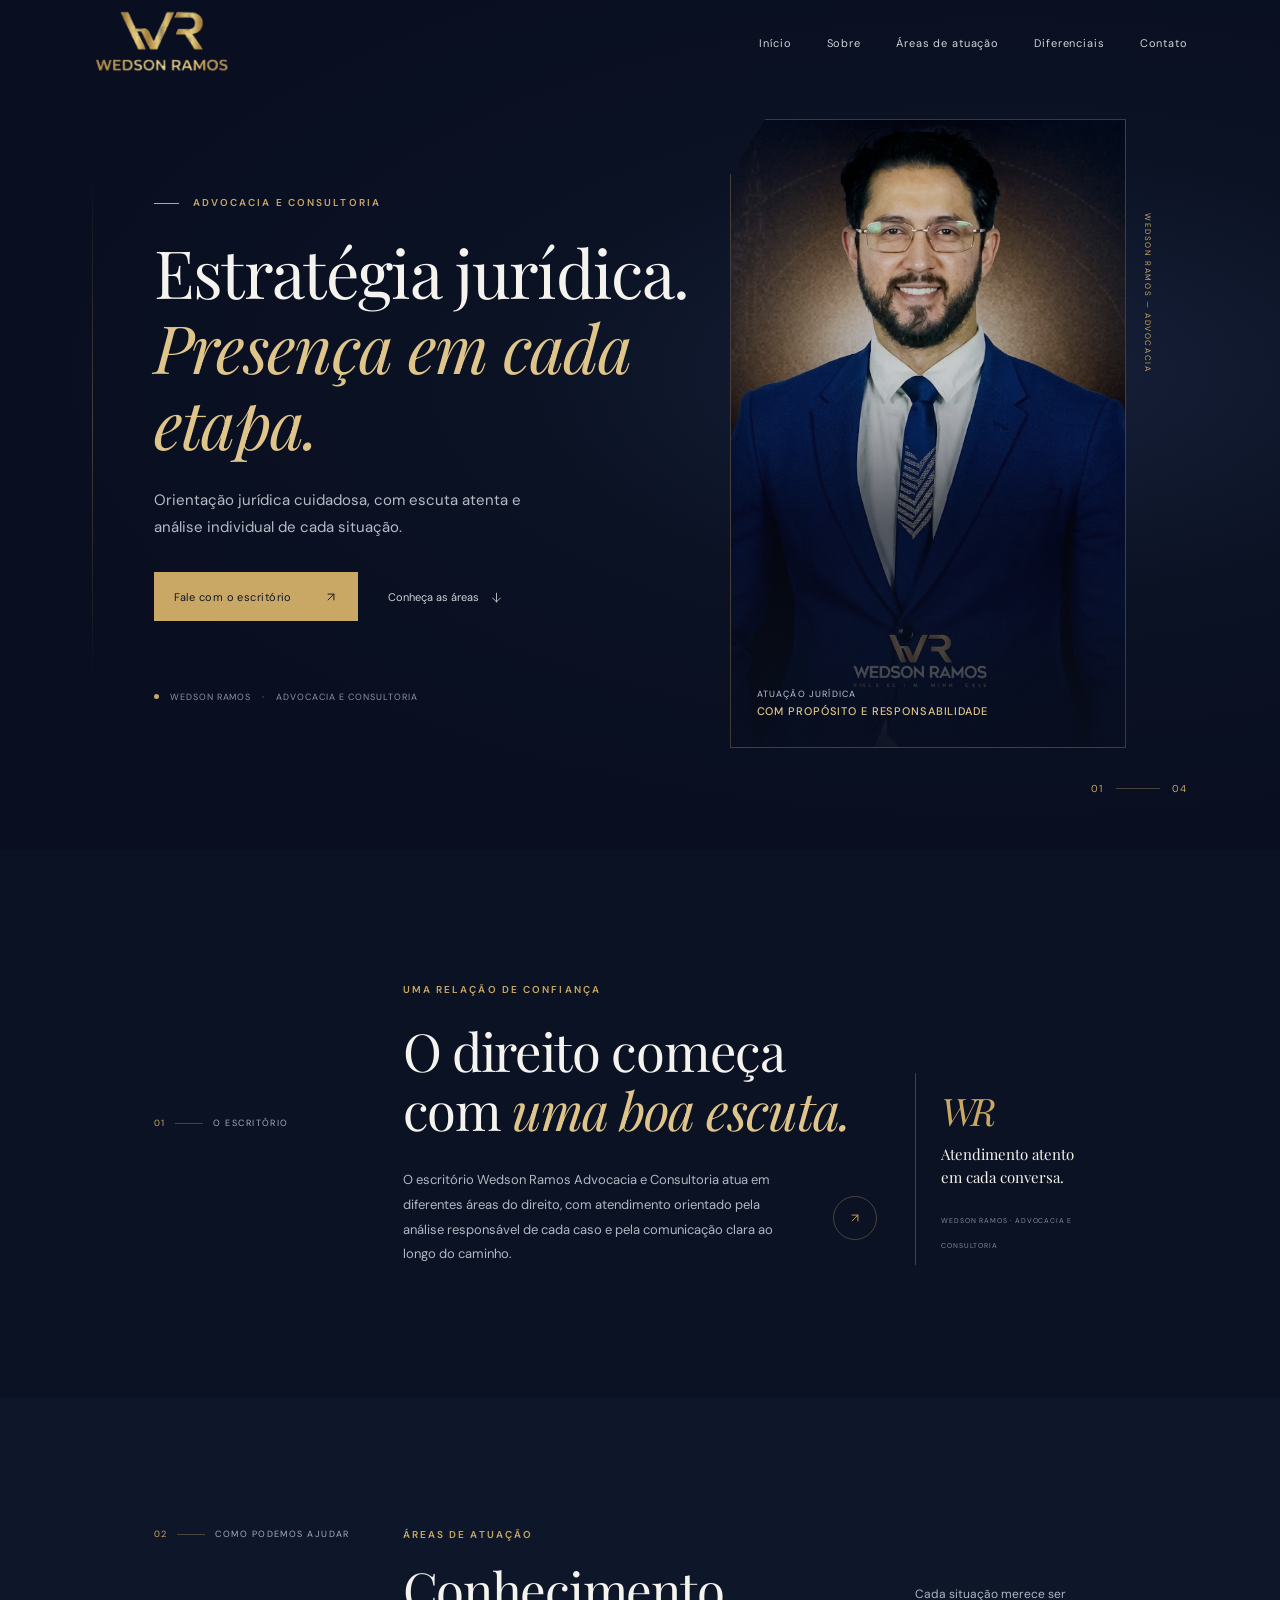
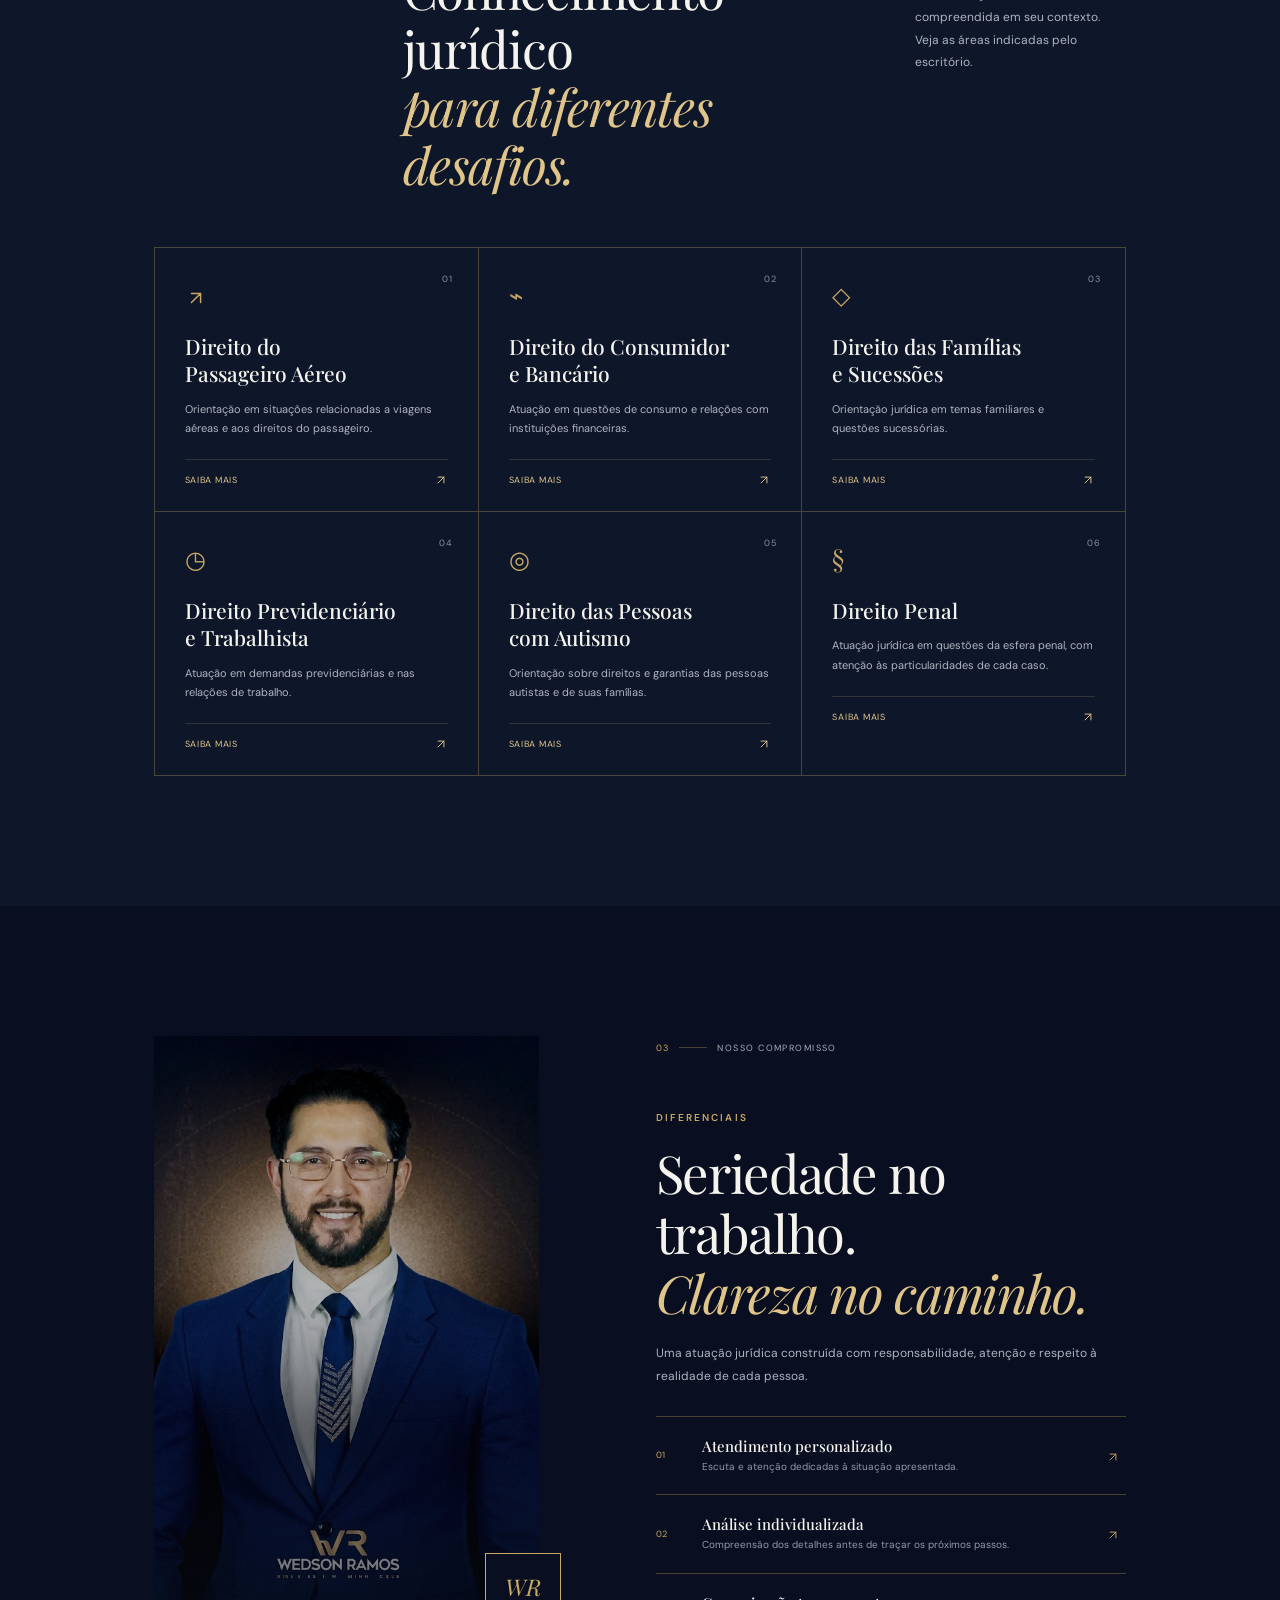
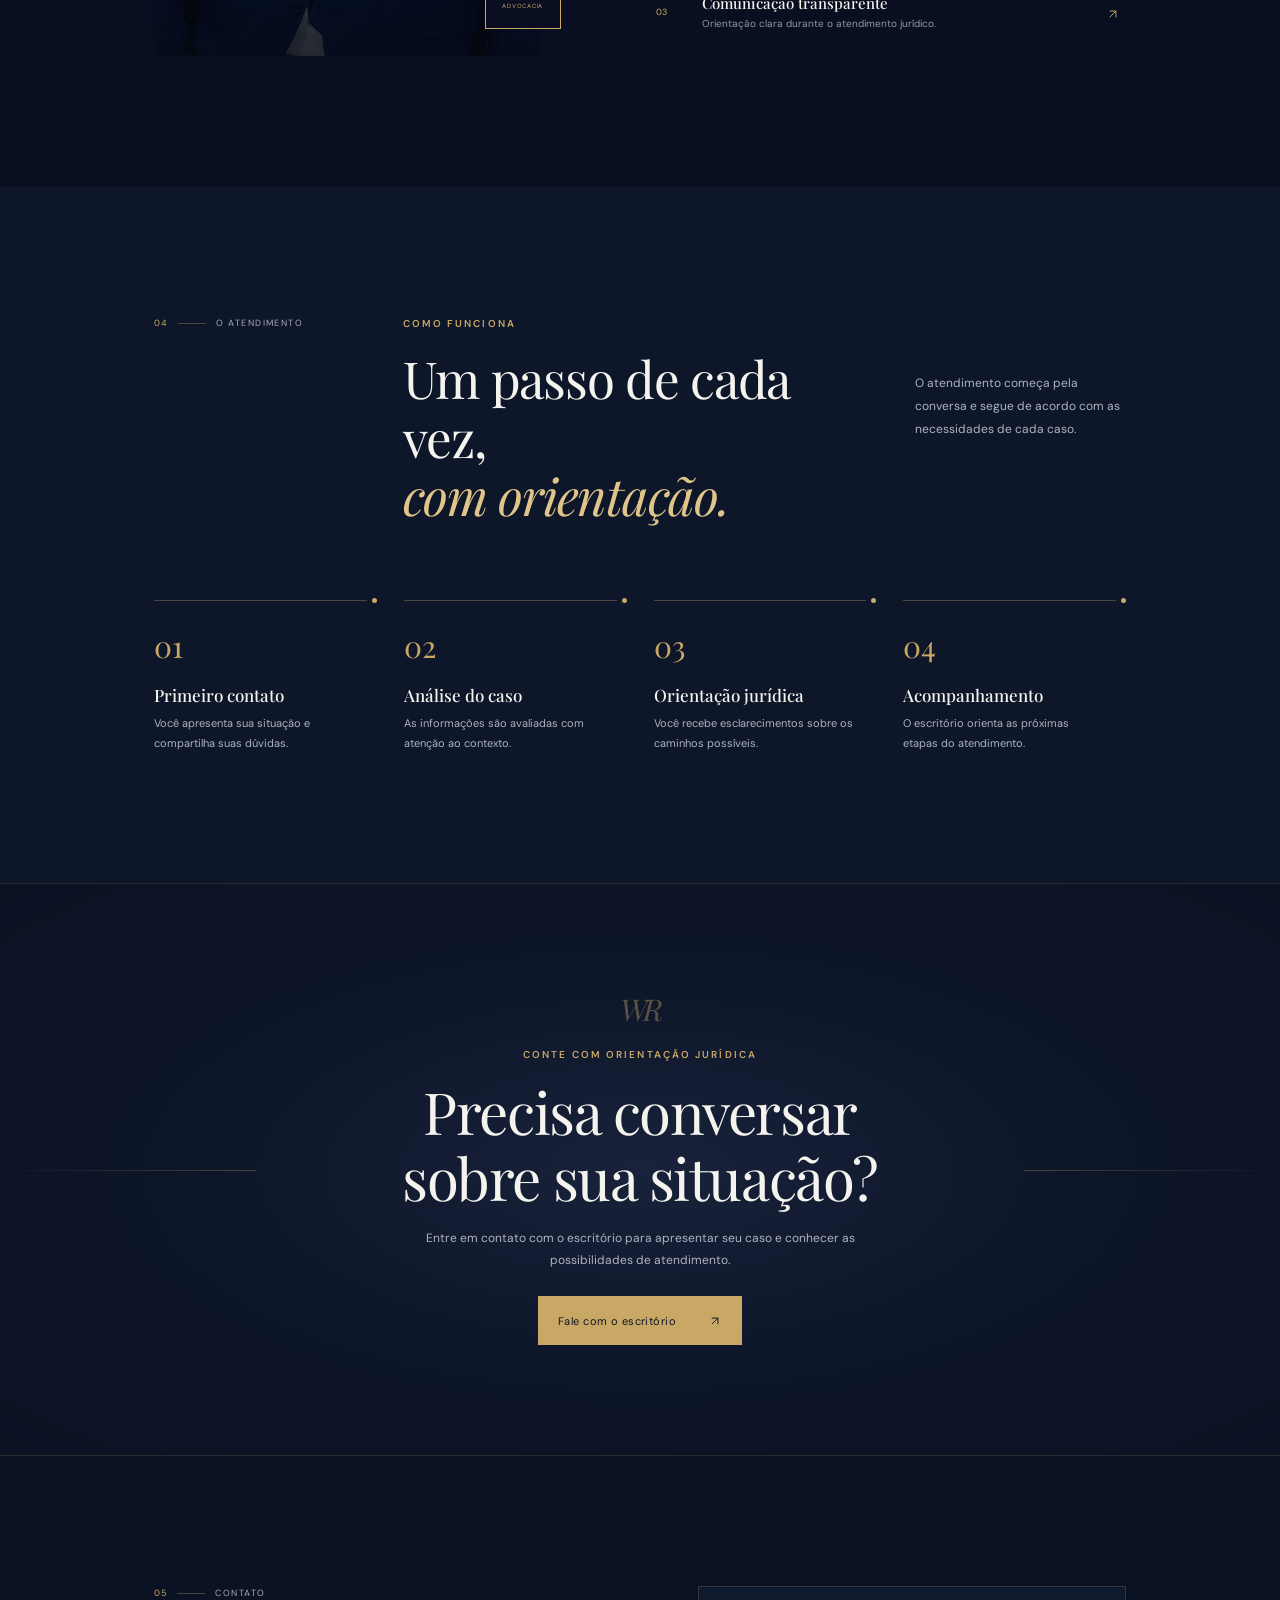
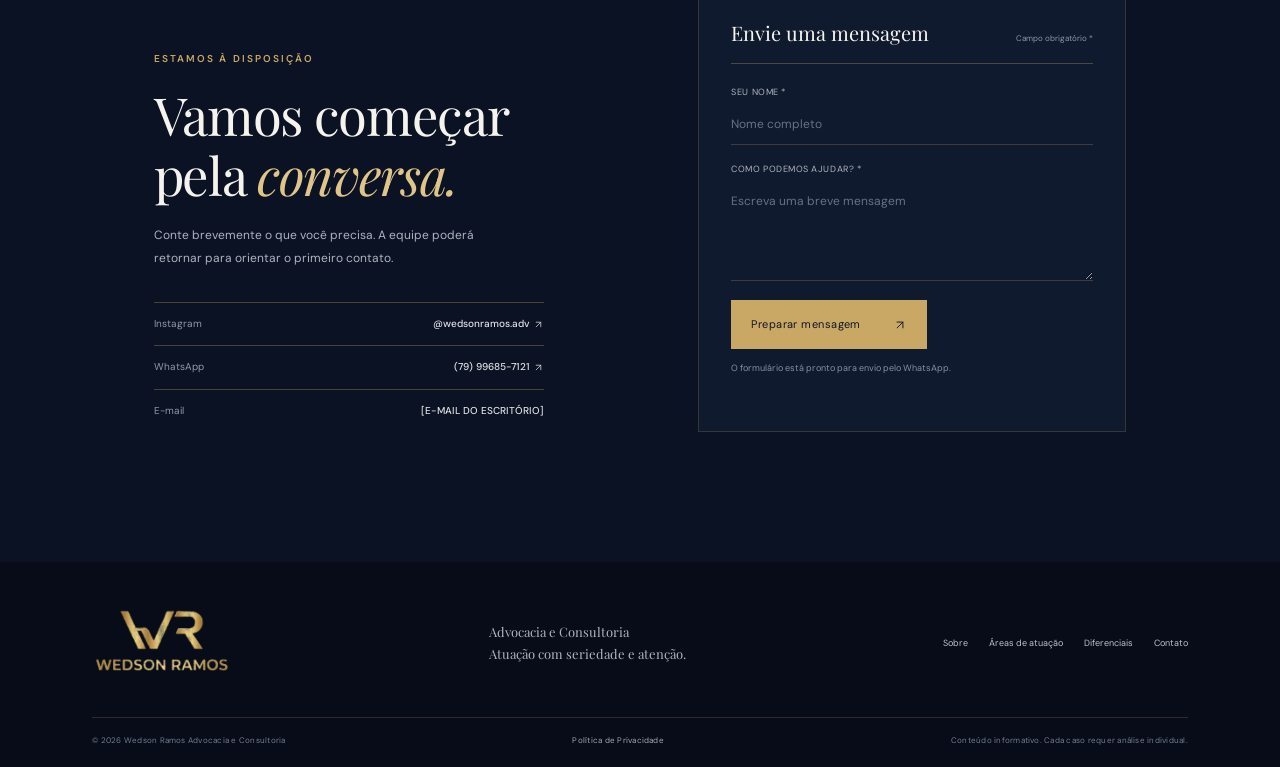
<file: index.html>
<!doctype html>
<html lang="pt-BR">
<head>
  <meta charset="utf-8">
  <meta name="viewport" content="width=device-width, initial-scale=1">
  <meta name="theme-color" content="#090f20">
  <meta name="description" content="Wedson Ramos — Advocacia e Consultoria. Conheça as áreas de atuação e entre em contato com o escritório.">
  <meta property="og:title" content="Wedson Ramos | Advocacia e Consultoria">
  <meta property="og:description" content="Atuação jurídica com estratégia, compromisso e atenção individualizada.">
  <meta property="og:type" content="website">
  <title>Wedson Ramos | Advocacia e Consultoria</title>
  <link rel="icon" type="image/png" href="assets/logo-wr.png">
  <link rel="preconnect" href="https://fonts.googleapis.com">
  <link rel="preconnect" href="https://fonts.gstatic.com" crossorigin>
  <link href="https://fonts.googleapis.com/css2?family=DM+Sans:wght@400;500;600;700&family=Playfair+Display:wght@400;500;600&display=swap" rel="stylesheet">
  <link rel="stylesheet" href="styles.css">
</head>
<body>
  <header class="site-header" id="top">
    <a class="brand" href="#inicio" aria-label="Wedson Ramos Advocacia e Consultoria, início">
      <img src="assets/logo-wr.png" alt="Wedson Ramos — Advocacia e Consultoria">
    </a>
    <button class="menu-toggle" aria-label="Abrir menu" aria-expanded="false" aria-controls="primary-nav"><span></span><span></span></button>
    <nav id="primary-nav" aria-label="Navegação principal">
      <a href="#inicio">Início</a><a href="#sobre">Sobre</a><a href="#atuacao">Áreas de atuação</a><a href="#diferenciais">Diferenciais</a><a href="#contato">Contato</a>
    </nav>
  </header>
  <main>
    <section class="hero" id="inicio">
      <div class="hero-copy reveal">
        <p class="eyebrow"><span></span> Advocacia e Consultoria</p>
        <h1>Estratégia jurídica.<br><em>Presença em cada etapa.</em></h1>
        <p class="hero-lede">Orientação jurídica cuidadosa, com escuta atenta e análise individual de cada situação.</p>
        <div class="hero-actions"><a class="button button-gold" href="https://wa.me/5579996857121" target="_blank" rel="noopener noreferrer">Fale com o escritório <svg class="arrow-icon" viewBox="0 0 24 24" aria-hidden="true" focusable="false"><path d="M7 17 17 7M7 7h10v10"/></svg></a><a class="text-link" href="#atuacao">Conheça as áreas <svg class="arrow-icon arrow-down" viewBox="0 0 24 24" aria-hidden="true" focusable="false"><path d="M12 4v16m0 0-7-7m7 7 7-7"/></svg></a></div>
        <div class="hero-note"><i></i> Wedson Ramos <span>·</span> Advocacia e Consultoria</div>
      </div>
      <div class="hero-portrait" aria-label="Retrato de referência do Dr. Wedson Ramos">
        <div class="portrait-frame"><img src="assets/wedson-portrait.png" alt="Dr. Wedson Ramos, em retrato institucional"></div>
        <div class="portrait-caption"><span>Atuação jurídica</span><b>com propósito e responsabilidade</b></div>
        <div class="vertical-label">WEDSON RAMOS — ADVOCACIA</div>
      </div>
      <div class="hero-index">01 <span></span> 04</div>
    </section>
    <section class="intro section-pad" id="sobre">
      <div class="section-kicker"><span>01</span><i></i> O escritório</div>
      <div class="intro-content reveal"><p class="eyebrow">Uma relação de confiança</p><h2>O direito começa<br>com <em>uma boa escuta.</em></h2><div class="intro-bottom"><p>O escritório Wedson Ramos Advocacia e Consultoria atua em diferentes áreas do direito, com atendimento orientado pela análise responsável de cada caso e pela comunicação clara ao longo do caminho.</p><a class="circle-link" href="#contato" aria-label="Entre em contato"><svg class="arrow-icon" viewBox="0 0 24 24" aria-hidden="true" focusable="false"><path d="M7 17 17 7M7 7h10v10"/></svg></a></div></div>
      <div class="intro-aside"><div class="monogram">WR</div><p>Atendimento atento<br>em cada conversa.</p><span>WEDSON RAMOS · ADVOCACIA E CONSULTORIA</span></div>
    </section>
    <section class="practice section-pad" id="atuacao">
      <div class="section-heading reveal"><div class="section-kicker"><span>02</span><i></i> Como podemos ajudar</div><div><p class="eyebrow">Áreas de atuação</p><h2>Conhecimento jurídico<br><em>para diferentes desafios.</em></h2></div><p class="heading-aside">Cada situação merece ser compreendida em seu contexto. Veja as áreas indicadas pelo escritório.</p></div>
      <div class="practice-grid">
        <article class="practice-card reveal"><span class="card-no">01</span><div class="line-icon"><svg class="arrow-icon" viewBox="0 0 24 24" aria-hidden="true" focusable="false"><path d="M7 17 17 7M7 7h10v10"/></svg></div><h3>Direito do<br>Passageiro Aéreo</h3><p>Orientação em situações relacionadas a viagens aéreas e aos direitos do passageiro.</p><a href="#contato" aria-label="Consultar sobre Direito do Passageiro Aéreo">Saiba mais <svg class="arrow-icon" viewBox="0 0 24 24" aria-hidden="true" focusable="false"><path d="M7 17 17 7M7 7h10v10"/></svg></a></article>
        <article class="practice-card reveal"><span class="card-no">02</span><div class="line-icon">⌁</div><h3>Direito do Consumidor<br>e Bancário</h3><p>Atuação em questões de consumo e relações com instituições financeiras.</p><a href="#contato" aria-label="Consultar sobre Direito do Consumidor e Bancário">Saiba mais <svg class="arrow-icon" viewBox="0 0 24 24" aria-hidden="true" focusable="false"><path d="M7 17 17 7M7 7h10v10"/></svg></a></article>
        <article class="practice-card reveal"><span class="card-no">03</span><div class="line-icon">◇</div><h3>Direito das Famílias<br>e Sucessões</h3><p>Orientação jurídica em temas familiares e questões sucessórias.</p><a href="#contato" aria-label="Consultar sobre Direito das Famílias e Sucessões">Saiba mais <svg class="arrow-icon" viewBox="0 0 24 24" aria-hidden="true" focusable="false"><path d="M7 17 17 7M7 7h10v10"/></svg></a></article>
        <article class="practice-card reveal"><span class="card-no">04</span><div class="line-icon">◷</div><h3>Direito Previdenciário<br>e Trabalhista</h3><p>Atuação em demandas previdenciárias e nas relações de trabalho.</p><a href="#contato" aria-label="Consultar sobre Direito Previdenciário e Trabalhista">Saiba mais <svg class="arrow-icon" viewBox="0 0 24 24" aria-hidden="true" focusable="false"><path d="M7 17 17 7M7 7h10v10"/></svg></a></article>
        <article class="practice-card reveal"><span class="card-no">05</span><div class="line-icon">◎</div><h3>Direito das Pessoas<br>com Autismo</h3><p>Orientação sobre direitos e garantias das pessoas autistas e de suas famílias.</p><a href="#contato" aria-label="Consultar sobre direitos das pessoas com autismo">Saiba mais <svg class="arrow-icon" viewBox="0 0 24 24" aria-hidden="true" focusable="false"><path d="M7 17 17 7M7 7h10v10"/></svg></a></article>
        <article class="practice-card reveal"><span class="card-no">06</span><div class="line-icon">§</div><h3>Direito Penal</h3><p>Atuação jurídica em questões da esfera penal, com atenção às particularidades de cada caso.</p><a href="#contato" aria-label="Consultar sobre Direito Penal">Saiba mais <svg class="arrow-icon" viewBox="0 0 24 24" aria-hidden="true" focusable="false"><path d="M7 17 17 7M7 7h10v10"/></svg></a></article>
      </div>
    </section>
    <section class="values section-pad" id="diferenciais">
      <div class="values-image"><img src="assets/wedson-portrait.png" alt="Retrato do Dr. Wedson Ramos" loading="lazy"><div class="image-stamp">WR<br><small>ADVOCACIA</small></div></div>
      <div class="values-copy reveal"><div class="section-kicker"><span>03</span><i></i> Nosso compromisso</div><p class="eyebrow">Diferenciais</p><h2>Seriedade no trabalho.<br><em>Clareza no caminho.</em></h2><p class="values-lede">Uma atuação jurídica construída com responsabilidade, atenção e respeito à realidade de cada pessoa.</p>
        <div class="value-row"><span>01</span><div><h3>Atendimento personalizado</h3><p>Escuta e atenção dedicadas à situação apresentada.</p></div><b><svg class="arrow-icon" viewBox="0 0 24 24" aria-hidden="true" focusable="false"><path d="M7 17 17 7M7 7h10v10"/></svg></b></div>
        <div class="value-row"><span>02</span><div><h3>Análise individualizada</h3><p>Compreensão dos detalhes antes de traçar os próximos passos.</p></div><b><svg class="arrow-icon" viewBox="0 0 24 24" aria-hidden="true" focusable="false"><path d="M7 17 17 7M7 7h10v10"/></svg></b></div>
        <div class="value-row"><span>03</span><div><h3>Comunicação transparente</h3><p>Orientação clara durante o atendimento jurídico.</p></div><b><svg class="arrow-icon" viewBox="0 0 24 24" aria-hidden="true" focusable="false"><path d="M7 17 17 7M7 7h10v10"/></svg></b></div>
      </div>
    </section>
    <section class="steps section-pad"><div class="section-heading reveal"><div class="section-kicker"><span>04</span><i></i> O atendimento</div><div><p class="eyebrow">Como funciona</p><h2>Um passo de cada vez,<br><em>com orientação.</em></h2></div><p class="heading-aside">O atendimento começa pela conversa e segue de acordo com as necessidades de cada caso.</p></div>
      <div class="steps-grid"><article><span>01</span><i></i><h3>Primeiro contato</h3><p>Você apresenta sua situação e compartilha suas dúvidas.</p></article><article><span>02</span><i></i><h3>Análise do caso</h3><p>As informações são avaliadas com atenção ao contexto.</p></article><article><span>03</span><i></i><h3>Orientação jurídica</h3><p>Você recebe esclarecimentos sobre os caminhos possíveis.</p></article><article><span>04</span><i></i><h3>Acompanhamento</h3><p>O escritório orienta as próximas etapas do atendimento.</p></article></div>
    </section>
    <section class="cta"><div class="cta-mark">WR</div><p class="eyebrow">Conte com orientação jurídica</p><h2>Precisa conversar<br>sobre sua situação?</h2><p>Entre em contato com o escritório para apresentar seu caso e conhecer as possibilidades de atendimento.</p><a class="button button-gold" href="https://wa.me/5579996857121" target="_blank" rel="noopener noreferrer">Fale com o escritório <svg class="arrow-icon" viewBox="0 0 24 24" aria-hidden="true" focusable="false"><path d="M7 17 17 7M7 7h10v10"/></svg></a></section>
    <section class="contact section-pad" id="contato"><div class="contact-intro reveal"><div class="section-kicker"><span>05</span><i></i> Contato</div><p class="eyebrow">Estamos à disposição</p><h2>Vamos começar<br>pela <em>conversa.</em></h2><p>Conte brevemente o que você precisa. A equipe poderá retornar para orientar o primeiro contato.</p><div class="contact-details"><a href="https://www.instagram.com/wedsonramos.adv/" target="_blank" rel="noreferrer"><span>Instagram</span><b>@wedsonramos.adv <svg class="arrow-icon" viewBox="0 0 24 24" aria-hidden="true" focusable="false"><path d="M7 17 17 7M7 7h10v10"/></svg></b></a><a href="https://wa.me/5579996857121" target="_blank" rel="noopener noreferrer"><span>WhatsApp</span><b>(79) 99685-7121 <svg class="arrow-icon" viewBox="0 0 24 24" aria-hidden="true" focusable="false"><path d="M7 17 17 7M7 7h10v10"/></svg></b></a><div><span>E-mail</span><b>[E-MAIL DO ESCRITÓRIO]</b></div></div></div>
      <form class="contact-form" id="contact-form"><div class="form-heading"><span>Envie uma mensagem</span><small>Campo obrigatório *</small></div><label>Seu nome *<input name="name" autocomplete="name" required placeholder="Nome completo"></label><label>Como podemos ajudar? *<textarea name="message" rows="4" required placeholder="Escreva uma breve mensagem"></textarea></label><button class="button button-gold" type="submit">Preparar mensagem <svg class="arrow-icon" viewBox="0 0 24 24" aria-hidden="true" focusable="false"><path d="M7 17 17 7M7 7h10v10"/></svg></button><p class="form-status" aria-live="polite">O formulário está pronto para envio pelo WhatsApp.</p></form>
    </section>
  </main>
  <footer class="footer"><div class="footer-top"><a class="brand" href="#inicio"><img src="assets/logo-wr.png" alt="Wedson Ramos — Advocacia e Consultoria"></a><p>Advocacia e Consultoria<br>Atuação com seriedade e atenção.</p><nav aria-label="Links do rodapé"><a href="#sobre">Sobre</a><a href="#atuacao">Áreas de atuação</a><a href="#diferenciais">Diferenciais</a><a href="#contato">Contato</a></nav></div><div class="footer-bottom"><span>© <span id="year"></span> Wedson Ramos Advocacia e Consultoria</span><a href="privacy.html">Política de Privacidade</a><span>Conteúdo informativo. Cada caso requer análise individual.</span></div></footer>
  <script src="script.js"></script>
</body>
</html>
</file>
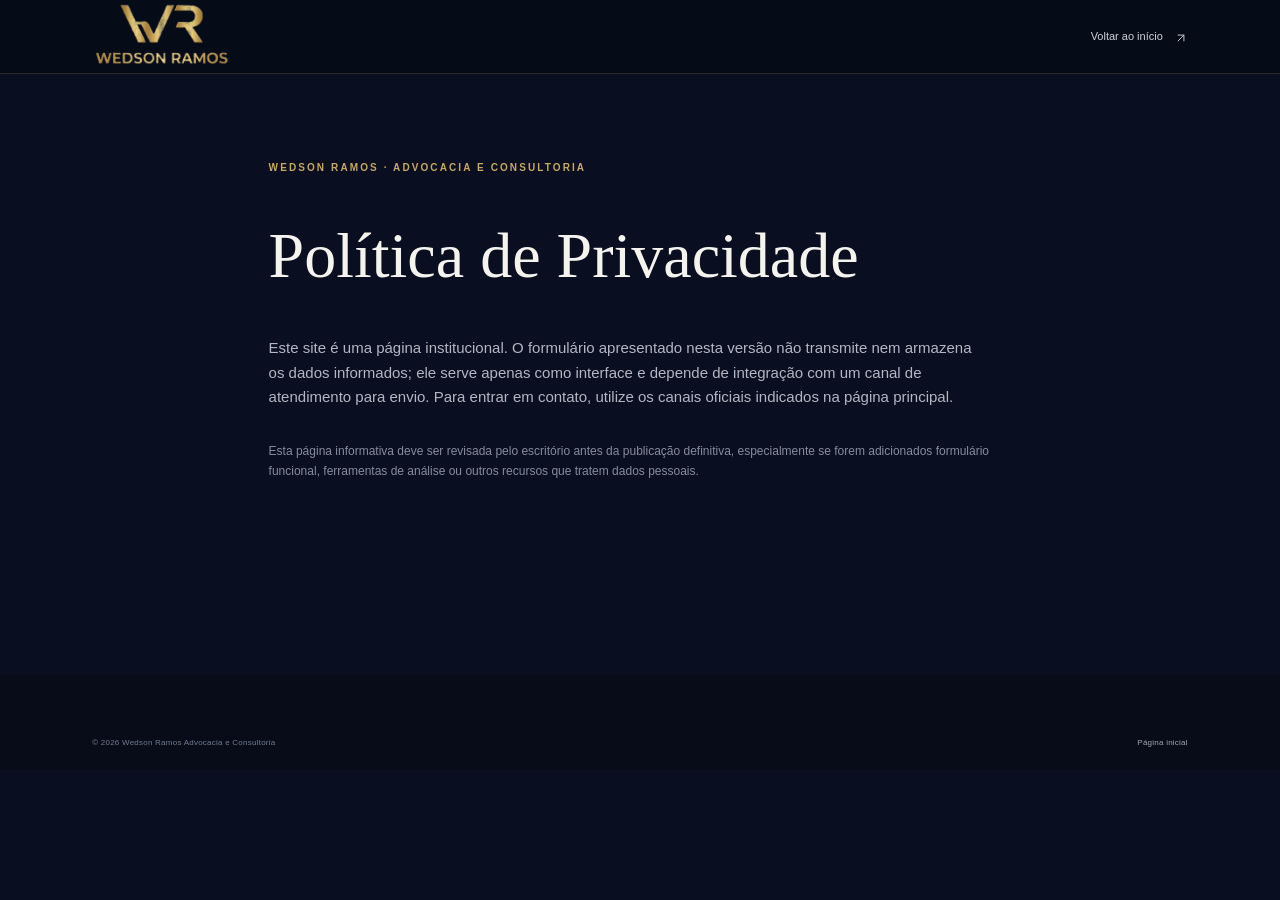
<file: privacy.html>
<!doctype html>
<html lang="pt-BR">
<head>
  <meta charset="utf-8"><meta name="viewport" content="width=device-width, initial-scale=1">
  <meta name="theme-color" content="#090f20"><title>Privacidade | Wedson Ramos</title>
  <link rel="icon" type="image/png" href="assets/logo-wr.png"><link rel="stylesheet" href="styles.css">
</head>
<body>
  <header class="site-header scrolled"><a class="brand" href="index.html"><img src="assets/logo-wr.png" alt="Wedson Ramos — Advocacia e Consultoria"></a><a class="text-link" href="index.html">Voltar ao início <svg class="arrow-icon" viewBox="0 0 24 24" aria-hidden="true" focusable="false"><path d="M7 17 17 7M7 7h10v10"/></svg></a></header>
  <main class="section-pad" style="min-height:75vh;padding-top:160px;max-width:1050px;margin:auto">
    <p class="eyebrow">Wedson Ramos · Advocacia e Consultoria</p><h1 style="font:400 clamp(40px,6vw,64px)/1.15 'Playfair Display',Georgia,serif">Política de Privacidade</h1>
    <p style="color:#b3b7c2;max-width:720px;margin-top:32px">Este site é uma página institucional. O formulário apresentado nesta versão não transmite nem armazena os dados informados; ele serve apenas como interface e depende de integração com um canal de atendimento para envio. Para entrar em contato, utilize os canais oficiais indicados na página principal.</p>
    <p style="color:#858d9d;font-size:12px;margin-top:32px">Esta página informativa deve ser revisada pelo escritório antes da publicação definitiva, especialmente se forem adicionados formulário funcional, ferramentas de análise ou outros recursos que tratem dados pessoais.</p>
  </main>
  <footer class="footer"><div class="footer-bottom"><span>© <span id="year"></span> Wedson Ramos Advocacia e Consultoria</span><a href="index.html">Página inicial</a></div></footer>
  <script>document.querySelector('#year').textContent = new Date().getFullYear();</script>
</body>
</html>
</file>
<file: styles.css>
:root{--ink:#090f20;--ink-2:#0d1528;--panel:#111b31;--gold:#c9a764;--gold-light:#e0c58a;--white:#f5f3ee;--muted:#a9adba;--line:rgba(201,167,100,.32);--sans:'DM Sans',Arial,sans-serif;--serif:'Playfair Display',Georgia,serif}*{box-sizing:border-box}html{scroll-behavior:smooth;scroll-padding-top:90px}body{margin:0;background:var(--ink);color:var(--white);font-family:var(--sans);font-size:15px;line-height:1.65}a{color:inherit;text-decoration:none}button,input,textarea{font:inherit}.site-header{height:88px;position:fixed;z-index:20;top:0;left:0;width:100%;padding:0 7.2%;display:flex;align-items:center;justify-content:space-between;border-bottom:1px solid transparent;transition:.3s background,.3s border-color,.3s height}.site-header.scrolled{height:74px;background:rgba(7,12,25,.95);backdrop-filter:blur(14px);border-color:rgba(201,167,100,.18)}.brand{display:flex;align-items:center}.brand img{width:140px;height:auto;object-fit:contain}.site-header nav{display:flex;gap:35px;align-items:center}.site-header nav a{font-size:11px;letter-spacing:.08em;color:#d2d3da;transition:color .2s}.site-header nav a:hover,.footer a:hover{color:var(--gold-light)}.menu-toggle{display:none}.hero{position:relative;min-height:780px;height:min(850px,100vh);padding:140px 12% 90px;display:flex;align-items:center;overflow:hidden;background:radial-gradient(ellipse at 78% 44%,#17213a 0%,#0b1224 34%,#090f20 72%)}.hero:before{content:"";position:absolute;width:1px;height:60%;background:linear-gradient(transparent,var(--line),transparent);left:7.2%;top:20%}.hero-copy{position:relative;z-index:2;width:56%;max-width:640px}.eyebrow{text-transform:uppercase;letter-spacing:.21em;font-size:10px;font-weight:600;color:var(--gold);margin:0 0 22px}.hero .eyebrow span{display:inline-block;width:25px;height:1px;background:var(--gold);vertical-align:middle;margin-right:10px}.hero h1,.section-pad h2,.cta h2{font:400 clamp(42px,5.2vw,69px)/1.14 var(--serif);letter-spacing:-.025em;margin:0}.hero h1 em,.section-pad h2 em{color:var(--gold-light);font-weight:400}.hero-lede{max-width:410px;color:#b8bbc5;font-size:15px;margin:26px 0 31px;line-height:1.8}.hero-actions{display:flex;align-items:center;gap:30px}.button{display:inline-flex;justify-content:center;align-items:center;gap:32px;padding:13px 20px;min-height:49px;font-size:11px;letter-spacing:.04em;transition:background .25s,color .25s,transform .25s;border:0;cursor:pointer}.button:hover{transform:translateY(-2px)}.button-gold{background:var(--gold);color:#101626}.button-gold:hover{background:var(--gold-light)}.button span{font-size:17px}.text-link{font-size:11px;color:#d0d1d7}.text-link span{margin-left:9px;color:var(--gold)}.hero-note{font-size:9px;letter-spacing:.11em;text-transform:uppercase;color:#8e94a3;margin-top:69px}.hero-note i{display:inline-block;width:5px;height:5px;background:var(--gold);border-radius:50%;margin:0 8px 1px 0}.hero-note span{color:var(--gold);padding:0 8px}.hero-portrait{position:absolute;right:12%;top:14%;height:74%;width:31%;max-width:420px;min-width:280px}.portrait-frame{height:100%;width:100%;position:relative;overflow:hidden;background:linear-gradient(180deg,transparent 64%,#090f20 100%),#10182a;border:1px solid rgba(201,167,100,.28);clip-path:polygon(9% 0,100% 0,100% 100%,0 100%,0 9%)}.portrait-frame:before{content:"";position:absolute;z-index:1;inset:0;background:linear-gradient(90deg,rgba(9,15,32,.18),transparent 36%),linear-gradient(0deg,rgba(9,15,32,.9),transparent 58%)}.portrait-frame img{width:100%;height:100%;object-fit:cover;object-position:center 37%;filter:brightness(.88) saturate(.9);transform:scale(1.08)}.portrait-caption{position:absolute;z-index:2;left:27px;bottom:28px;display:grid;font-size:9px;letter-spacing:.13em;text-transform:uppercase;color:#c4c6ce}.portrait-caption b{font-size:11px;color:var(--gold-light);font-weight:500;letter-spacing:.08em}.vertical-label{position:absolute;right:-28px;top:15%;writing-mode:vertical-rl;font-size:8px;letter-spacing:.2em;color:var(--gold)}.hero-index{position:absolute;right:7.2%;bottom:53px;display:flex;gap:12px;align-items:center;color:var(--gold);font-size:10px;letter-spacing:.15em}.hero-index span{display:inline-block;width:44px;height:1px;background:var(--line)}.section-pad{padding:130px 12%}.intro{display:grid;grid-template-columns:1fr 2.25fr 1fr;gap:38px;position:relative;background:#0b1224}.section-kicker{font-size:9px;text-transform:uppercase;letter-spacing:.16em;color:#a8adba;display:flex;align-items:center;gap:10px;white-space:nowrap}.section-kicker span{color:var(--gold)}.section-kicker i{width:28px;height:1px;background:var(--line)}.intro-content .eyebrow{margin-top:2px}.section-pad h2{font-size:clamp(37px,4.1vw,54px)}.intro-bottom{display:flex;align-items:center;gap:36px;margin-top:28px}.intro-bottom p{max-width:490px;color:#b3b7c2;font-size:13px;line-height:1.9;margin:0}.circle-link{width:44px;height:44px;flex:0 0 44px;border:1px solid var(--line);border-radius:50%;display:grid;place-items:center;color:var(--gold);transition:.2s}.circle-link:hover{background:var(--gold);color:var(--ink)}.intro-aside{align-self:end;border-left:1px solid var(--line);padding:12px 0 9px 25px;margin-bottom:2px}.monogram{font:italic 38px var(--serif);color:var(--gold);letter-spacing:-.12em}.intro-aside p{font:15px/1.5 var(--serif);margin:7px 0 18px}.intro-aside span{font-size:7px;letter-spacing:.12em;color:#81899b}.practice{background:#0e172a}.section-heading{display:grid;grid-template-columns:1fr 2.25fr 1fr;gap:38px;align-items:start;margin-bottom:54px}.section-heading .eyebrow{margin:0 0 17px}.section-heading h2{font-size:clamp(36px,4vw,51px)}.heading-aside{margin:56px 0 0;color:#aeb3bf;font-size:12px;line-height:1.9;max-width:240px}.practice-grid{display:grid;grid-template-columns:repeat(3,1fr);border-top:1px solid var(--line);border-left:1px solid var(--line)}.practice-card{position:relative;min-height:260px;padding:30px 30px 23px;border-right:1px solid var(--line);border-bottom:1px solid var(--line);transition:background .25s;overflow:hidden}.practice-card:hover{background:#142039}.card-no{font-size:9px;color:#8790a1;letter-spacing:.12em;position:absolute;right:24px;top:24px}.line-icon{font:24px var(--serif);color:var(--gold);height:48px}.practice-card h3{font:500 21px/1.3 var(--serif);margin:7px 0 12px}.practice-card p{font-size:11px;color:#aeb3bf;line-height:1.8;max-width:265px;margin:0 0 20px}.practice-card a{font-size:9px;letter-spacing:.08em;text-transform:uppercase;color:var(--gold-light);border-top:1px solid rgba(201,167,100,.19);padding-top:13px;display:flex;justify-content:space-between}.practice-card a span{font-size:14px}.values{display:grid;grid-template-columns:.9fr 1.1fr;gap:12%;align-items:center;background:#090f20}.values-image{height:620px;position:relative;width:100%;max-width:420px;background:#10192b}.values-image:after{content:"";position:absolute;inset:0;background:linear-gradient(0deg,rgba(8,14,29,.55),transparent 55%);pointer-events:none}.values-image img{width:100%;height:100%;object-fit:cover;object-position:center 35%;filter:brightness(.78) saturate(.85)}.image-stamp{position:absolute;z-index:2;right:-22px;bottom:27px;border:1px solid var(--gold);background:var(--ink);width:76px;height:76px;display:grid;place-content:center;text-align:center;font:italic 23px var(--serif);color:var(--gold)}.image-stamp small{font:6px var(--sans);letter-spacing:.15em}.values-copy .section-kicker{margin-bottom:55px}.values-copy .eyebrow{margin-bottom:16px}.values-lede{font-size:12px;color:#aeb3bf;line-height:1.9;max-width:450px;margin:20px 0 28px}.value-row{display:grid;grid-template-columns:32px 1fr 20px;gap:14px;padding:19px 0;border-top:1px solid var(--line);align-items:center}.value-row>span{font-size:9px;color:var(--gold)}.value-row h3{font:500 15px var(--serif);margin:0 0 3px}.value-row p{font-size:10px;color:#9299a8;margin:0}.value-row>b{font-size:14px;color:var(--gold);font-weight:400}.steps{background:#0e172a}.steps .section-heading{margin-bottom:76px}.steps-grid{display:grid;grid-template-columns:repeat(4,1fr);gap:27px}.steps-grid article{position:relative;border-top:1px solid var(--line);padding-top:25px}.steps-grid article>span{font:30px var(--serif);color:var(--gold)}.steps-grid article>i{position:absolute;right:0;top:-3px;width:5px;height:5px;background:var(--gold);border-radius:50%;box-shadow:0 0 0 5px #0e172a}.steps-grid h3{font:500 17px var(--serif);margin:18px 0 8px}.steps-grid p{font-size:11px;color:#aeb3bf;line-height:1.8;max-width:200px;margin:0}.cta{text-align:center;padding:105px 20px 110px;background:radial-gradient(ellipse at center,#18223a 0%,#0d1528 50%,#0b1224 100%);border-top:1px solid rgba(201,167,100,.15);border-bottom:1px solid rgba(201,167,100,.15);position:relative;overflow:hidden}.cta:before,.cta:after{content:"";position:absolute;top:50%;width:20%;height:1px;background:linear-gradient(90deg,transparent,var(--line));left:0}.cta:after{left:auto;right:0;transform:rotate(180deg)}.cta-mark{font:italic 30px var(--serif);color:rgba(201,167,100,.4);letter-spacing:-.12em;margin-bottom:18px}.cta .eyebrow{margin-bottom:14px}.cta h2{font-size:clamp(39px,4.7vw,58px)}.cta>p:not(.eyebrow){font-size:12px;color:#afb4c0;max-width:460px;margin:18px auto 25px;line-height:1.8}.contact{display:grid;grid-template-columns:1fr 1fr;gap:12%;background:#0b1224}.contact-intro .section-kicker{margin-bottom:50px}.contact-intro .eyebrow{margin-bottom:17px}.contact-intro>p:not(.eyebrow){color:#aeb3bf;font-size:12px;max-width:360px;margin:20px 0 32px;line-height:1.9}.contact-details{display:grid;gap:0;max-width:390px}.contact-details>a,.contact-details>div{display:flex;justify-content:space-between;gap:20px;border-top:1px solid var(--line);padding:13px 0;font-size:10px}.contact-details span{color:#9098a8}.contact-details b{font-weight:500;color:#e1e1e3}.contact-form{padding:32px;background:#101a2e;border:1px solid rgba(201,167,100,.2)}.form-heading{display:flex;justify-content:space-between;align-items:baseline;border-bottom:1px solid var(--line);padding-bottom:17px;margin-bottom:21px}.form-heading span{font:20px var(--serif)}.form-heading small{font-size:8px;color:#8f97a7}.contact-form label{display:grid;gap:6px;color:#aeb3bf;font-size:9px;letter-spacing:.06em;text-transform:uppercase;margin-bottom:17px}.contact-form input,.contact-form textarea{width:100%;border:0;border-bottom:1px solid rgba(201,167,100,.24);outline:0;background:transparent;color:var(--white);padding:9px 0;font-size:12px;resize:vertical}.contact-form input:focus,.contact-form textarea:focus{border-color:var(--gold)}.contact-form input::placeholder,.contact-form textarea::placeholder{color:#687183}.form-split{display:grid;grid-template-columns:1fr 1fr;gap:18px}.contact-form .button{margin-top:2px}.form-status{font-size:9px;color:#8790a1;margin:12px 0 0}.footer{padding:45px 7.2% 20px;background:#070c18}.footer-top{display:flex;align-items:center;justify-content:space-between;padding-bottom:38px;border-bottom:1px solid rgba(201,167,100,.2)}.footer-top .brand img{width:140px}.footer-top>p{font:13px/1.7 var(--serif);color:#aeb3bf}.footer-top nav{display:flex;gap:21px}.footer-top nav a{font-size:9px;color:#bfc2ca}.footer-bottom{display:flex;justify-content:space-between;gap:15px;padding-top:16px;color:#737d90;font-size:8px;letter-spacing:.03em}.footer-bottom a{color:#a2a8b4}.reveal{opacity:0;transform:translateY(17px);transition:opacity .75s ease,transform .75s ease}.reveal.visible{opacity:1;transform:translateY(0)}
@media(max-width:1050px){.site-header{padding:0 5%}.hero{padding-left:9%;padding-right:8%}.hero-portrait{right:8%;width:34%}.section-pad{padding:105px 8%}.intro,.section-heading{grid-template-columns:.8fr 2fr}.intro-aside{display:none}.heading-aside{grid-column:2;margin:-15px 0 0}.values{gap:8%}.footer{padding-left:5%;padding-right:5%}.footer-top nav{gap:14px}}
@media(max-width:700px){html{scroll-padding-top:70px}.site-header,.site-header.scrolled{height:70px;padding:0 22px}.brand img{width:120px;height:auto}.menu-toggle{display:flex;flex-direction:column;gap:6px;border:0;background:transparent;padding:10px;cursor:pointer}.menu-toggle span{width:23px;height:1px;background:var(--gold);transition:.2s}.menu-toggle[aria-expanded=true] span:first-child{transform:translateY(3.5px) rotate(45deg)}.menu-toggle[aria-expanded=true] span:last-child{transform:translateY(-3.5px) rotate(-45deg)}.site-header nav{display:none;position:absolute;top:69px;left:0;right:0;padding:18px 24px 24px;background:#090f20;border-bottom:1px solid var(--line);align-items:stretch;gap:0}.site-header nav.open{display:flex;flex-direction:column}.site-header nav a{padding:13px 0;border-bottom:1px solid rgba(201,167,100,.12);font-size:11px}.hero{height:auto;min-height:850px;padding:130px 25px 50px;display:block}.hero:before{left:16px;top:18%;height:60%}.hero-copy{width:100%;padding-top:5px}.hero h1{font-size:45px}.hero-lede{font-size:13px;max-width:330px;margin:17px 0 23px}.hero-actions{gap:20px;flex-wrap:wrap}.hero-note{margin-top:27px;font-size:8px}.hero-portrait{position:relative;right:auto;top:auto;margin:38px 7% 0 auto;height:315px;width:72%;min-width:0}.portrait-caption{left:17px;bottom:17px}.vertical-label{right:-22px}.hero-index{right:25px;bottom:23px}.section-pad{padding:78px 25px}.intro{display:block}.intro-content{margin-top:42px}.section-pad h2{font-size:39px}.intro-bottom{gap:15px;align-items:flex-end}.intro-bottom p{font-size:12px}.intro .section-kicker{white-space:normal}.practice .section-heading,.steps .section-heading{display:block;margin-bottom:35px}.section-heading>div:nth-child(2){margin-top:37px}.section-heading h2{font-size:38px}.heading-aside{margin:18px 0 0;max-width:340px;font-size:11px}.practice-grid{grid-template-columns:1fr 1fr}.practice-card{min-height:246px;padding:22px 17px 18px}.practice-card h3{font-size:18px}.practice-card p{font-size:10px}.card-no{right:15px;top:17px}.values{display:flex;flex-direction:column;gap:44px;align-items:stretch}.values-image{height:390px;width:80%;margin:0 auto 0 0}.values-copy .section-kicker{margin-bottom:38px}.values-copy h2{font-size:37px}.steps .section-heading>div:nth-child(2){margin-top:37px}.steps-grid{grid-template-columns:1fr 1fr;gap:35px 20px}.steps-grid h3{font-size:15px}.cta{padding:78px 28px}.cta:before,.cta:after{width:8%}.cta h2{font-size:42px}.cta>p:not(.eyebrow){font-size:11px}.contact{display:block}.contact-intro .section-kicker{margin-bottom:38px}.contact-details{margin-bottom:38px}.contact-form{padding:23px 18px}.form-heading{gap:10px}.form-heading span{font-size:18px}.form-heading small{font-size:7px}.form-split{grid-template-columns:1fr;gap:0}.footer{padding:36px 25px 18px}.footer-top{display:grid;grid-template-columns:1fr 1fr;gap:20px;padding-bottom:25px}.footer-top .brand{grid-column:1}.footer-top>p{font-size:11px;grid-column:2;grid-row:1}.footer-top nav{grid-column:1/-1;display:grid;grid-template-columns:1fr 1fr;gap:13px 20px}.footer-bottom{display:grid;grid-template-columns:1fr auto;line-height:1.6}.footer-bottom span:last-child{grid-column:1/-1}}
@media(prefers-reduced-motion:reduce){*,*::before,*::after{scroll-behavior:auto!important;transition:none!important}.reveal{opacity:1;transform:none}}

.arrow-icon{display:inline-block;width:14px;height:14px;fill:none;stroke:currentColor;stroke-width:1.6;stroke-linecap:round;stroke-linejoin:round;vertical-align:middle;flex:0 0 auto}.arrow-down{width:13px;height:13px}.text-link .arrow-icon{margin-left:8px}.contact-details .arrow-icon{width:11px;height:11px}.line-icon .arrow-icon{width:22px;height:22px}
</file>
